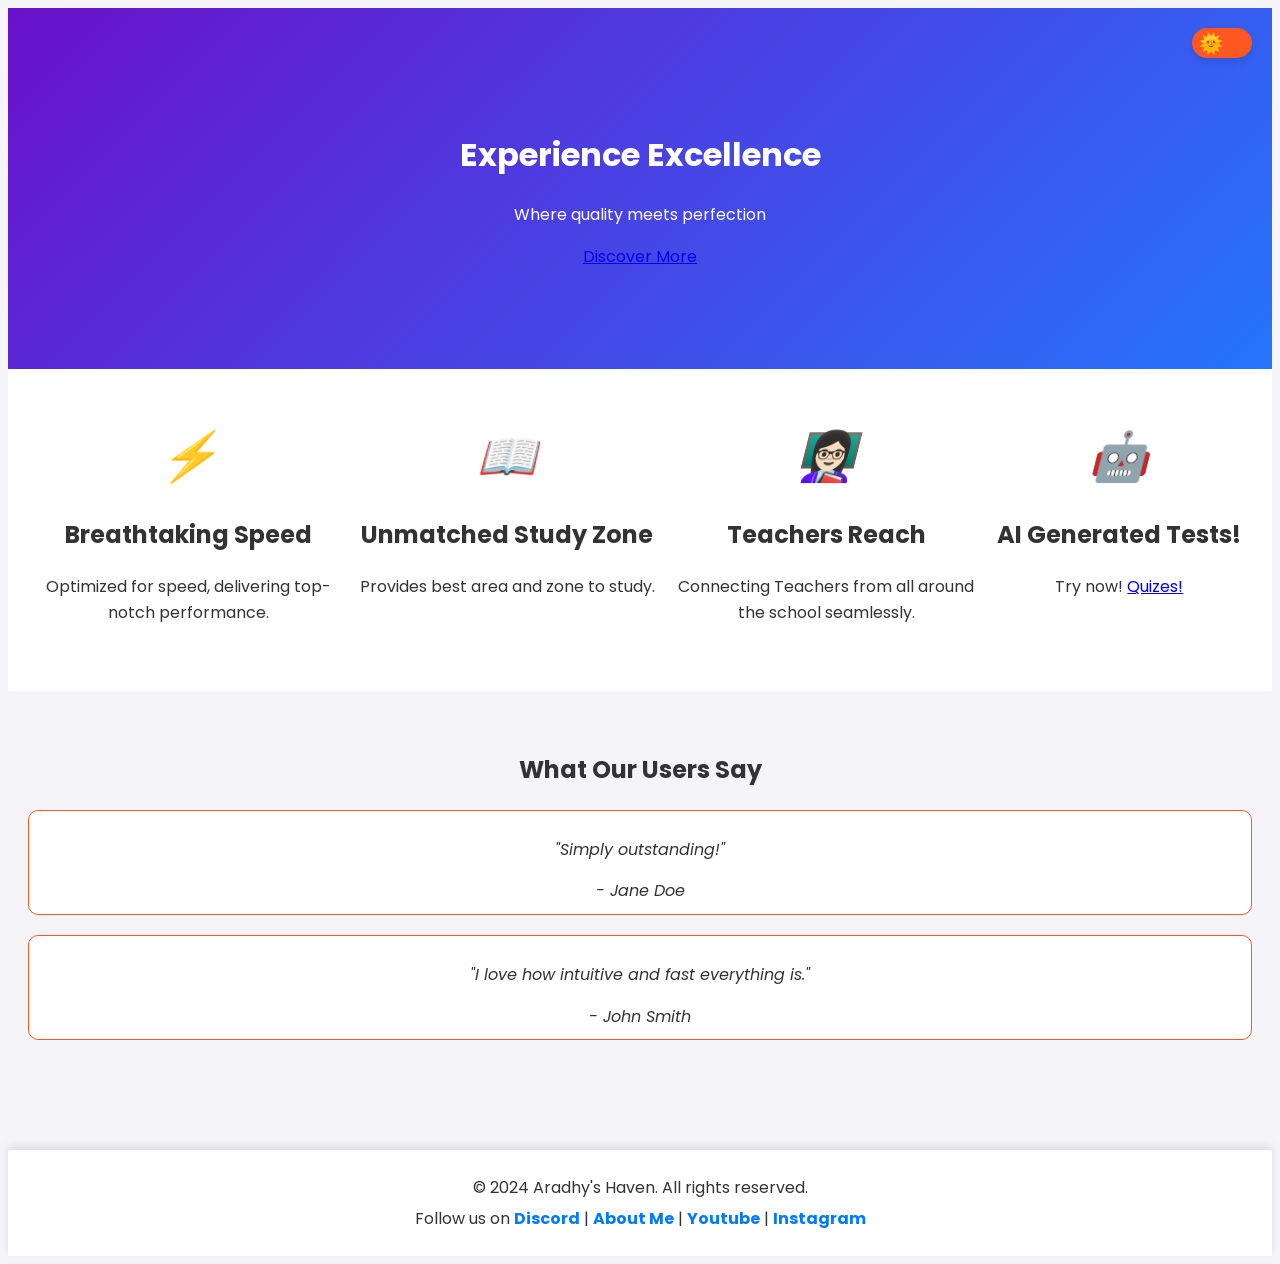
<file: index.html>
<!DOCTYPE html>
<html lang="en">
<head>
  <meta charset="UTF-8">
  <meta name="viewport" content="width=device-width, initial-scale=1.0">
  <title>Aradhy's Haven</title>
  <link href="https://fonts.googleapis.com/css2?family=Poppins:wght@300;400;600&display=swap" rel="stylesheet">
  <link rel="stylesheet" href="styles.css">
</head>
<body>
  <header>
    <div class="hero">
      <h1 class="title">Experience Excellence</h1>
      <p class="subtitle">Where quality meets perfection</p>
      <a href="#features" class="cta">Discover More</a>
    </div>
    <button class="theme-toggle" onclick="toggleTheme()">
        <span class="toggle-icon">🌞</span>
        <span class="toggle-icon">🌙</span>
      </button>      
  </header>

  <section id="features" class="features">
    <div class="feature fade-in">
      <i class="icon rotate">⚡</i>
      <h2>Breathtaking Speed</h2>
      <p>Optimized for speed, delivering top-notch performance.</p>
    </div>
    <div class="feature slide-in">
      <i class="icon bounce">📖</i>
      <h2>Unmatched Study Zone</h2>
      <p>Provides best area and zone to study.</p>
    </div>
    <div class="feature zoom-in">
      <i class="icon flip">👩🏻‍🏫</i>
      <h2>Teachers Reach</h2>
      <p>Connecting Teachers from all around the school seamlessly.</p>
    </div>
    <div class="feature zoom-in">
        <i class="icon flip">🤖</i>
        <h2>AI Generated Tests!</h2>
        <p>Try now! <a href="test.html">Quizes!</a></p>
      </div>
  </section>
  <section class="testimonials fade-in-up">
    <h2>What Our Users Say</h2>
    <div class="testimonial pulse">
      <p>"Simply outstanding!"</p>
      <span>- Jane Doe</span>
    </div>
    <div class="testimonial shake">
      <p>"I love how intuitive and fast everything is."</p>
      <span>- John Smith</span>
    </div>
  </section>

  <footer>
    <p>&copy; 2024 Aradhy's Haven. All rights reserved.</p>
    <p>Follow us on <a href="https://discord.gg/WChvK4dV">Discord</a> | <a href="about.html">About Me</a> | <a href="https://youtube.com/@ultimatereads?si=woaHqqSPRDIdERXf">Youtube</a> | <a href="#">Instagram</a></p>
  </footer>

  <script src="script.js"></script>
</body>
</html>
</file>
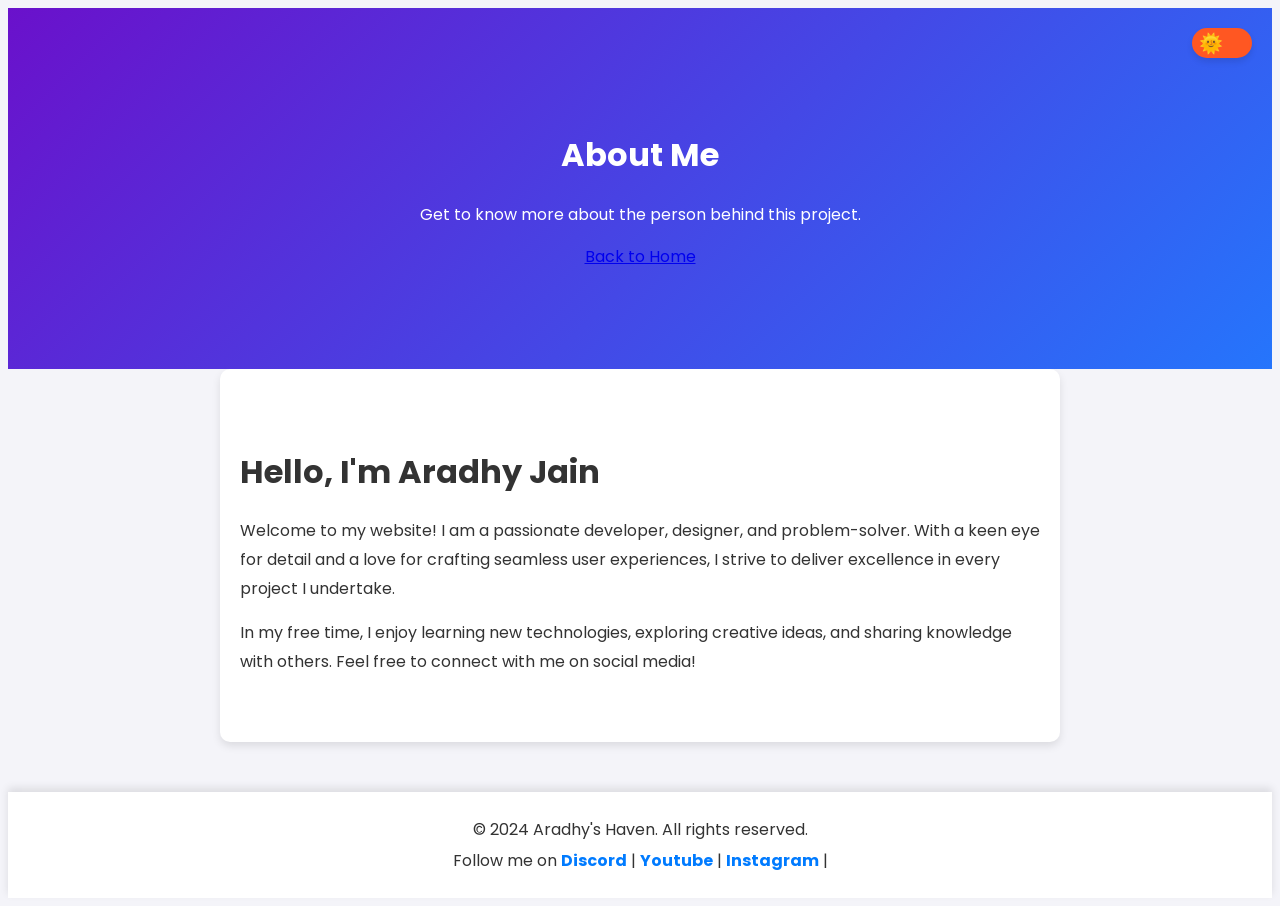
<file: about.html>
<!DOCTYPE html>
<html lang="en">
<head>
  <meta charset="UTF-8">
  <meta name="viewport" content="width=device-width, initial-scale=1.0">
  <title>About Me</title>
  <link href="https://fonts.googleapis.com/css2?family=Poppins:wght@300;400;600&display=swap" rel="stylesheet">
  <link rel="stylesheet" href="styles.css">
</head>
<body>
  <header>
    <div class="hero">
      <h1 class="title">About Me</h1>
      <p class="subtitle">Get to know more about the person behind this project.</p>
      <a href="index.html" class="cta">Back to Home</a>
    </div>
    <!-- Theme Toggle Button -->
    <button class="theme-toggle" onclick="toggleTheme()">
      <span class="toggle-icon">🌞</span>
      <span class="toggle-icon">🌙</span>
    </button>
  </header>

  <section class="about-content fade-in">
    <div class="container">
      <h2>Hello, I'm Aradhy Jain</h2>
      <p>
        Welcome to my website! I am a passionate developer, designer, and problem-solver.
        With a keen eye for detail and a love for crafting seamless user experiences, I
        strive to deliver excellence in every project I undertake.
      </p>
      <p>
        In my free time, I enjoy learning new technologies, exploring creative ideas, and
        sharing knowledge with others. Feel free to connect with me on social media!
      </p>
    </div>
  </section>

  <footer>
    <p>&copy; 2024 Aradhy's Haven. All rights reserved.</p>
    <p>
      Follow me on
      <a href="https://discord.gg/WChvK4dV">Discord</a> | 
      <a href="https://youtube.com/@ultimatereads?si=woaHqqSPRDIdERXf">Youtube</a> | 
      <a href="#">Instagram</a> |
    </p>
  </footer>

  <script src="script.js"></script>
</body>
</html>
</file>
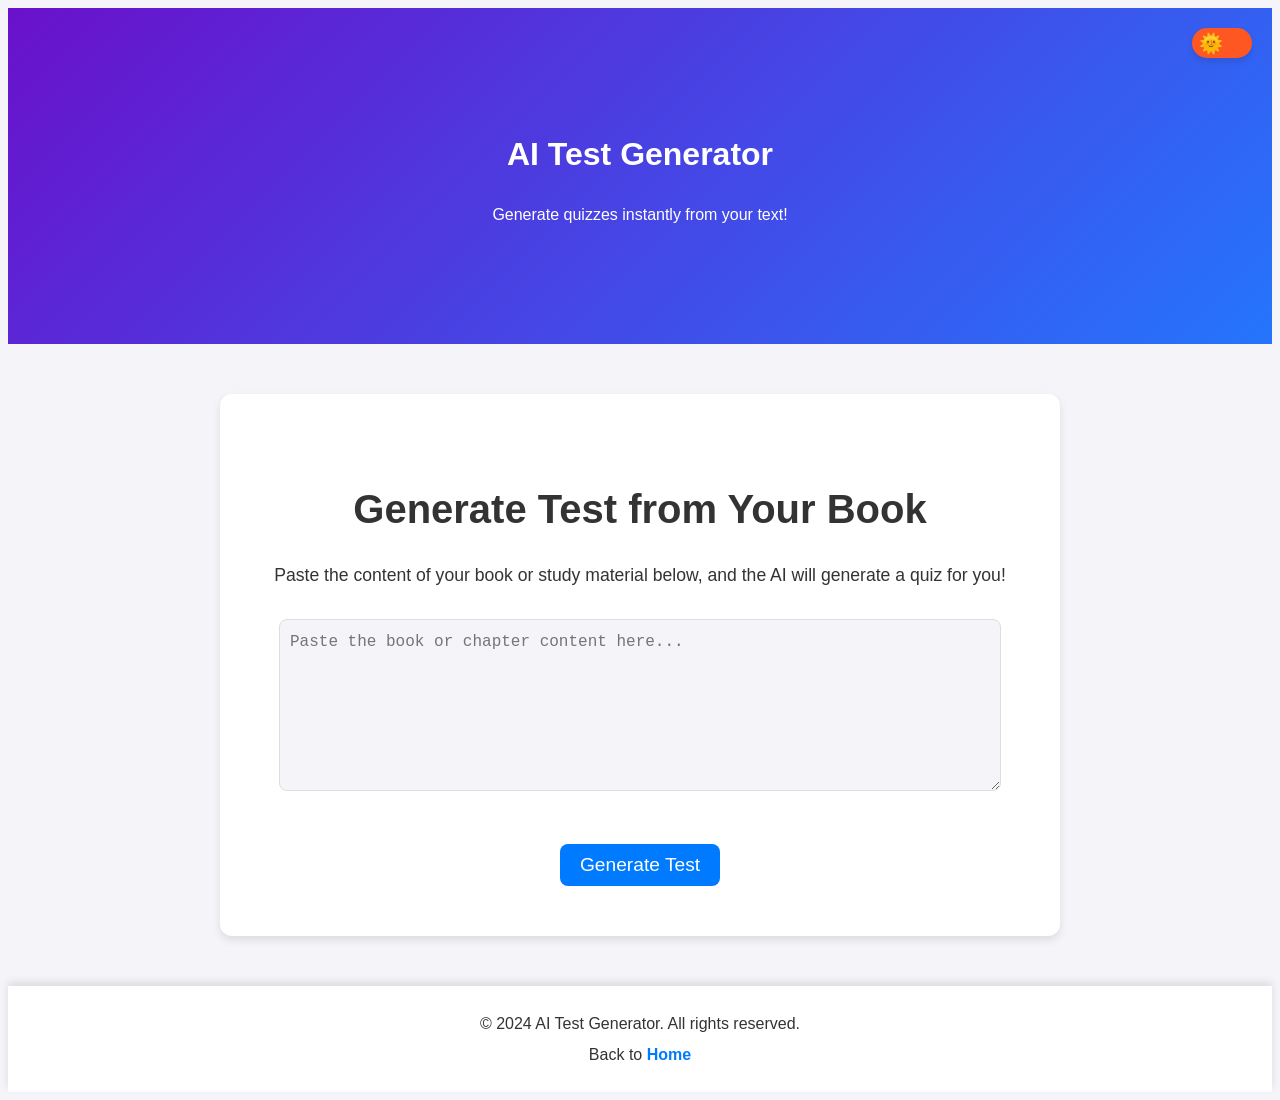
<file: test.html>
<!DOCTYPE html>
<html lang="en">
<head>
    <meta charset="UTF-8">
    <meta name="viewport" content="width=device-width, initial-scale=1.0">
    <meta http-equiv="X-UA-Compatible" content="ie=edge">
    <title>AI Test Generator</title>
    <link rel="stylesheet" href="styles.css">
</head>
<body>

<header>
  <div class="hero">
    <h1 class="title">AI Test Generator</h1>
    <p class="subtitle">Generate quizzes instantly from your text!</p>
  </div>
  <button class="theme-toggle" onclick="toggleTheme()">
    <span class="toggle-icon">🌞</span>
    <span class="toggle-icon">🌙</span>
  </button>
</header>

<!-- Test Generator Section -->
<section class="test-generator">
  <div class="container">
    <h2>Generate Test from Your Book</h2>
    <p>Paste the content of your book or study material below, and the AI will generate a quiz for you!</p>

    <!-- Text input for content -->
    <textarea id="bookContent" rows="10" placeholder="Paste the book or chapter content here..."></textarea><br><br>

    <!-- Button to generate questions -->
    <button onclick="generateAITest()">Generate Test</button>

    <!-- Test Form (hidden initially) -->
    <form id="quizForm" style="display: none;" onsubmit="evaluateTest(event)">
      <div id="questionsContainer"></div>
      <button type="submit">Submit Quiz</button>
    </form>

    <!-- Results Section (hidden initially) -->
    <div id="result" class="result" style="display: none;">
      <h3>Your Score: <span id="score">0</span> / <span id="totalQuestions">0</span></h3>
      <button onclick="resetQuiz()">Try Again</button>
    </div>
  </div>
</section>

<footer>
  <p>&copy; 2024 AI Test Generator. All rights reserved.</p>
  <p>
    Back to <a href="index.html">Home</a>
  </p>
</footer>

<script src="test.js"></script>
</body>
</html>
</file>
<file: styles.css>
/* Root Variables for Theming */
:root {
    --background-color: #f4f4f9;
    --text-color: #333;
    --header-bg: linear-gradient(135deg, #6a11cb, #2575fc);
    --card-bg: #fff;
    --footer-bg: #333;
    --button-bg: #ff5722;
    --button-hover-bg: #e64a19;
    --link-color: #ff5722;
    --link-hover-color: #e64a19;
  }
  
  /* Dark Theme Variables */
  body.dark-theme {
    --background-color: #121212;
    --text-color: #f4f4f9;
    --header-bg: linear-gradient(135deg, #000428, #004e92);
    --card-bg: #1e1e1e;
    --footer-bg: #000;
    --button-bg: #bb86fc;
    --button-hover-bg: #985eff;
    --link-color: #bb86fc;
    --link-hover-color: #985eff;
  }
  
  /* Global Styles */
  body {
    background-color: var(--background-color);
    color: var(--text-color);
    font-family: 'Poppins', sans-serif;
    line-height: 1.6;
    transition: background-color 0.3s ease, color 0.3s ease;
  }
  
  header {
    background: var(--header-bg);
    color: white;
    text-align: center;
    padding: 100px 20px;
    position: relative;
    transition: background 0.3s ease;
  }
  
  .features {
    display: flex;
    justify-content: space-around;
    padding: 50px 20px;
    background: var(--card-bg);
    transition: background 0.3s ease;
  }
  
  .feature {
    text-align: center;
    max-width: 300px;
    animation: fadeIn 1.5s ease-in-out;
  }
  
  .icon {
    font-size: 3rem;
    margin-bottom: 15px;
    transition: transform 0.3s ease;
  }
  
  .icon:hover {
    transform: scale(1.2) rotate(20deg);
  }
  
  .testimonials {
    padding: 40px 20px;
    text-align: center;
    background: var(--background-color);
    color: var(--text-color);
    transition: background 0.3s ease, color 0.3s ease;
  }
  
  .testimonial {
    font-style: italic;
    margin: 20px 0;
    border: 1px solid var(--link-color);
    padding: 10px;
    border-radius: 10px;
    background: var(--card-bg);
    transition: background 0.3s ease, transform 0.3s ease;
  }
  
  .testimonial:hover {
    transform: translateY(-10px);
    background: var(--button-hover-bg);
    color: white;
  }
  
  footer {
    background: var(--footer-bg);
    color: white;
    text-align: center;
    padding: 20px;
    transition: background 0.3s ease;
  }
  
  footer a {
    color: var(--link-color);
    text-decoration: none;
    transition: color 0.3s ease;
  }
  
  footer a:hover {
    color: var(--link-hover-color);
    text-decoration: underline;
  }
  
  /* Theme Toggle Button */
  .theme-toggle {
    position: absolute;
    top: 20px;
    right: 20px;
    padding: 10px 20px;
    background-color: var(--card-bg);
    border: 1px solid var(--link-color);
    border-radius: 5px;
    cursor: pointer;
    font-size: 1rem;
    color: var(--text-color);
    transition: background 0.3s ease, color 0.3s ease;
  }
  
  .theme-toggle:hover {
    background-color: var(--button-hover-bg);
    color: white;
  }
  
  /* Animations */
  @keyframes fadeIn {
    from {
      opacity: 0;
      transform: translateY(20px);
    }
    to {
      opacity: 1;
      transform: translateY(0);
    }
  }
  
  /* Animation for Testimonial Cards */
  .testimonial {
    animation: fadeIn 1.5s ease-in-out;
  }
  
  .testimonial:hover {
    animation: none; /* Hover stops fade-in effect */
  }
  
/* Theme Toggle Button */
.theme-toggle {
    position: absolute;
    top: 20px;
    right: 20px;
    width: 60px;
    height: 30px;
    background: var(--button-bg);
    border: 2px solid var(--link-color);
    border-radius: 50px;
    cursor: pointer;
    display: flex;
    align-items: center;
    justify-content: space-between;
    padding: 5px;
    transition: background 0.3s ease, border-color 0.3s ease;
    overflow: hidden;
    box-shadow: 0 4px 6px rgba(0, 0, 0, 0.1);
  }
  
  .theme-toggle:hover {
    background: var(--button-hover-bg);
    border-color: var(--button-hover-bg);
    box-shadow: 0 4px 12px rgba(0, 0, 0, 0.2);
  }
  
  .theme-toggle .toggle-icon {
    font-size: 1.2rem;
    opacity: 0;
    transition: opacity 0.3s ease, transform 0.3s ease;
  }
  
  .theme-toggle .toggle-icon:first-child {
    transform: translateX(-20px);
  }
  
  .theme-toggle .toggle-icon:last-child {
    transform: translateX(20px);
  }
  
  body.dark-theme .theme-toggle {
    background: var(--button-hover-bg);
    border-color: var(--button-hover-bg);
  }
  
  body.dark-theme .theme-toggle .toggle-icon:first-child {
    opacity: 0;
    transform: translateX(-20px);
  }
  
  body.dark-theme .theme-toggle .toggle-icon:last-child {
    opacity: 1;
    transform: translateX(0);
  }
  
  body:not(.dark-theme) .theme-toggle .toggle-icon:first-child {
    opacity: 1;
    transform: translateX(0);
  }
  
  body:not(.dark-theme) .theme-toggle .toggle-icon:last-child {
    opacity: 0;
    transform: translateX(20px);
  }
   /* About Content Section */
.about-content {
  padding: 50px 20px;
  max-width: 800px;
  margin: 0 auto;
  background: var(--card-bg);
  color: var(--text-color);
  border-radius: 10px;
  box-shadow: 0 4px 8px rgba(0, 0, 0, 0.1);
  animation: fadeIn 1s ease-in-out;
}

.about-content h2 {
  font-size: 2rem;
  margin-bottom: 20px;
}

.about-content p {
  font-size: 1rem;
  line-height: 1.8;
  margin-bottom: 15px;
}

/* Theme Toggle Button */
.theme-toggle {
  position: absolute;
  top: 20px;
  right: 20px;
  width: 60px;
  height: 30px;
  background: var(--button-bg);
  border: 2px solid var(--link-color);
  border-radius: 50px;
  cursor: pointer;
  display: flex;
  align-items: center;
  justify-content: space-between;
  padding: 5px;
  transition: background 0.3s ease, border-color 0.3s ease;
  overflow: hidden;
  box-shadow: 0 4px 6px rgba(0, 0, 0, 0.1);
}

.theme-toggle:hover {
  background: var(--button-hover-bg);
  border-color: var(--button-hover-bg);
  box-shadow: 0 4px 12px rgba(0, 0, 0, 0.2);
}

.theme-toggle .toggle-icon {
  font-size: 1.2rem;
  opacity: 0;
  transition: opacity 0.3s ease, transform 0.3s ease;
}

.theme-toggle .toggle-icon:first-child {
  transform: translateX(-20px);
}

.theme-toggle .toggle-icon:last-child {
  transform: translateX(20px);
}

body.dark-theme .theme-toggle {
  background: var(--button-hover-bg);
  border-color: var(--button-hover-bg);
}

body.dark-theme .theme-toggle .toggle-icon:first-child {
  opacity: 0;
  transform: translateX(-20px);
}

body.dark-theme .theme-toggle .toggle-icon:last-child {
  opacity: 1;
  transform: translateX(0);
}

body:not(.dark-theme) .theme-toggle .toggle-icon:first-child {
  opacity: 1;
  transform: translateX(0);
}

body:not(.dark-theme) .theme-toggle .toggle-icon:last-child {
  opacity: 0;
  transform: translateX(20px);
}

/* Animations */
@keyframes fadeIn {
  from {
    opacity: 0;
    transform: translateY(20px);
  }
  to {
    opacity: 1;
    transform: translateY(0);
  }
}
 /* Test Generator Section */
.test-generator {
  padding: 50px 20px;
  background-color: var(--card-bg);
  color: var(--text-color);
  text-align: center;
  box-shadow: 0 4px 8px rgba(0, 0, 0, 0.1);
  margin: 50px auto;
  max-width: 800px;
  border-radius: 12px;
}

.test-generator h2 {
  font-size: 2.5rem;
  margin-bottom: 20px;
}

.test-generator p {
  font-size: 1.1rem;
  line-height: 1.6;
  margin-bottom: 30px;
}

textarea#bookContent {
  width: 90%;
  max-width: 700px;
  height: 150px;
  font-size: 1rem;
  line-height: 1.5;
  padding: 10px;
  border: 1px solid #ddd;
  border-radius: 8px;
  margin-bottom: 20px;
  background-color: var(--background-color);
  color: var(--text-color);
}

button {
  background-color: #007bff;
  color: white;
  padding: 10px 20px;
  border: none;
  border-radius: 8px;
  font-size: 1.2rem;
  cursor: pointer;
  transition: background-color 0.3s ease, transform 0.2s ease;
}

button:hover {
  background-color: #0056b3;
  transform: scale(1.05);
}

.quiz-form {
  text-align: left;
  margin-top: 30px;
}

.quiz-form .question {
  margin-bottom: 20px;
  background-color: #f9f9f9;
  border: 1px solid #ddd;
  padding: 20px;
  border-radius: 8px;
}

.quiz-form .question p {
  font-size: 1.2rem;
  margin-bottom: 10px;
  font-weight: bold;
}

.quiz-form label {
  display: block;
  margin-bottom: 10px;
  font-size: 1rem;
}

.quiz-form input[type="radio"] {
  margin-right: 10px;
}

#result {
  margin-top: 30px;
  padding: 20px;
  background-color: #dff0d8;
  border: 1px solid #c3e6cb;
  border-radius: 8px;
}

#result h3 {
  margin-bottom: 10px;
  font-size: 1.5rem;
  color: #155724;
}

#result button {
  background-color: #28a745;
  color: white;
  padding: 10px 20px;
  border: none;
  border-radius: 8px;
  font-size: 1.1rem;
  cursor: pointer;
  transition: background-color 0.3s ease, transform 0.2s ease;
}

#result button:hover {
  background-color: #1e7e34;
  transform: scale(1.05);
}

/* Footer Section */
footer {
  background-color: var(--card-bg);
  color: var(--text-color);
  padding: 20px;
  text-align: center;
  margin-top: 50px;
  border-top: 1px solid var(--border-color);
  box-shadow: 0 -4px 8px rgba(0, 0, 0, 0.1);
}

footer p {
  margin: 5px 0;
  font-size: 1rem;
}

footer a {
  color: #007bff;
  text-decoration: none;
  font-weight: bold;
}

footer a:hover {
  color: #0056b3;
  text-decoration: underline;
}
</file>
